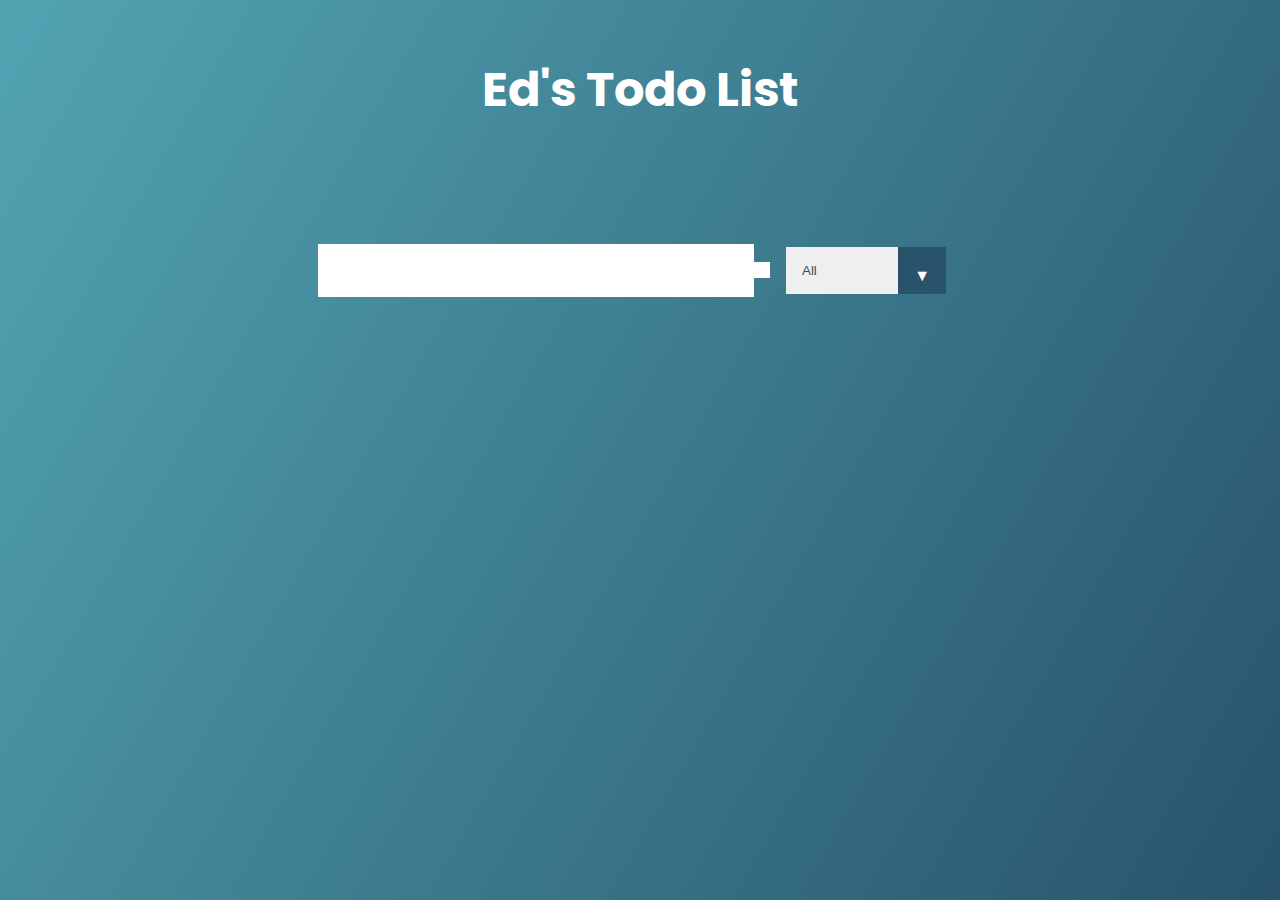
<file: Beginner JavaScript Project/index.html>
<!DOCTYPE html>
<html lang="en" dir="ltr">

<head>
  <meta charset="utf-8">
  <meta name="viewport" content="width=device-width, initial-scale=1">
  <link rel="stylesheet" href="style.css">
  <link rel="stylesheet" href="https://pro.fontawesome.com/releases/v5.10.0/css/all.css" integrity="sha384-AYmEC3Yw5cVb3ZcuHtOA93w35dYTsvhLPVnYs9eStHfGJvOvKxVfELGroGkvsg+p" crossorigin="anonymous" />
  <link href="https://fonts.googleapis.com/css2?family=Poppins:wght@300;400;500;600;700;800;900&display=swap" rel="stylesheet">
  <title>To Do List</title>
</head>

<body>

  <header>
    <h1>Ed's Todo List</h1>
  </header>
  <form>
    <input type="text" class="todo-input">
    <button type="submit" name="button" class="todo-button">
      <i class="fas fa-plus-square"></i>
    </button>
    <div class="select">
      <select class="filter-todo" name="todos">
        <option value="all">All</option>
        <option value="all">Completed</option>
        <option value="all">Uncompleted</option>
      </select>
    </div>
  </form>
  <div class="todo-container">
    <ul class="todo-list"></ul>
  </div>

  <script type="text/javascript" src="app.js">
  </script>
</body>

</html>
</file>
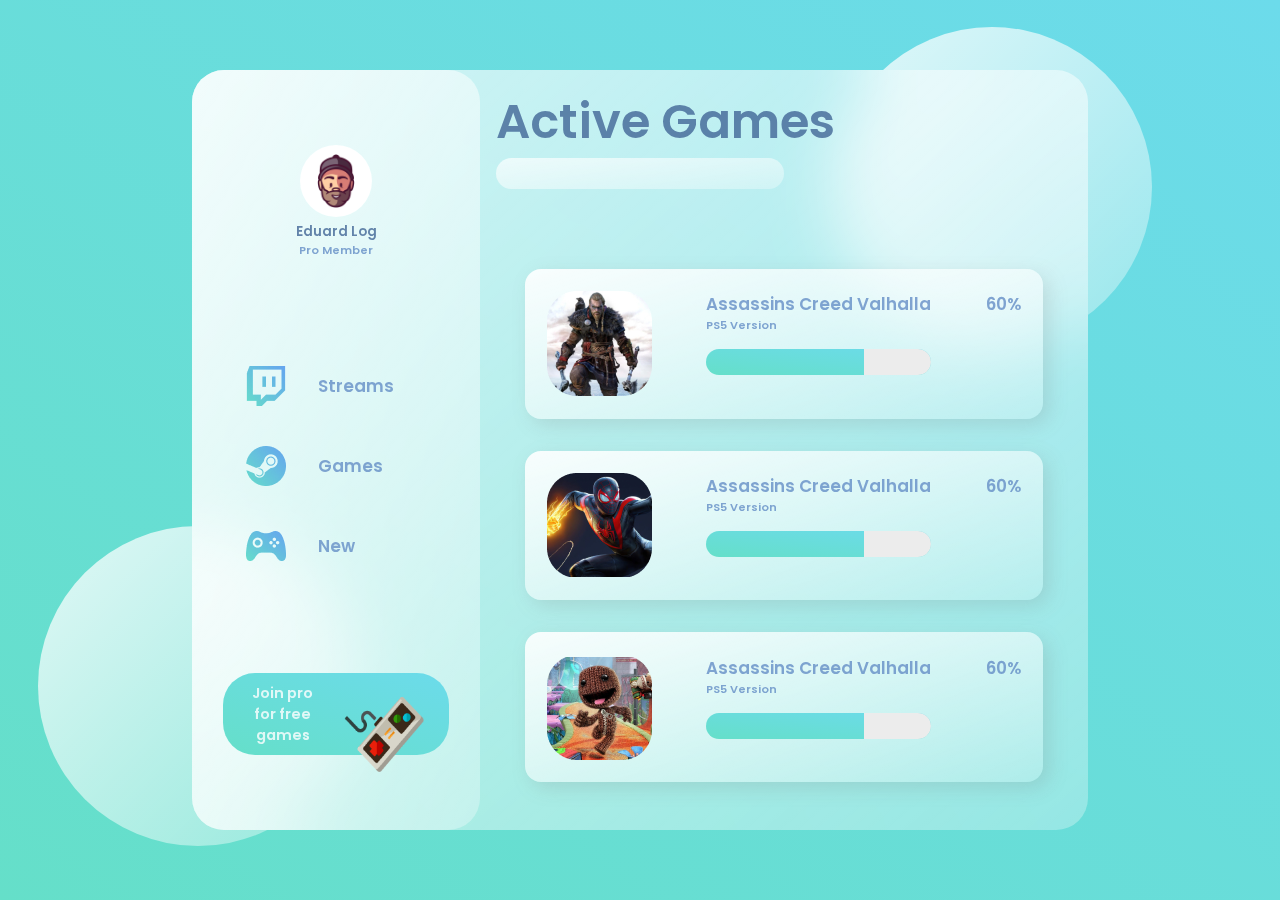
<file: Glass Website/index.html>
<!DOCTYPE html>
<html lang="en" dir="ltr">
  <head>
    <meta charset="utf-8">
    <meta name="viewport" content="width=device-width, initial-scale=1.0" />

    <link rel="preconnect" href="https://fonts.gstatic.com" />

    <link
      href="https://fonts.googleapis.com/css2?family=Poppins:wght@400;500;700&display=swap"
      rel="stylesheet"
    />

    <link rel="stylesheet" href="style.css" />
    <title>Glass Website</title>
  </head>
  <body>
      <main>
        <section class="glass">
          <div class="dashboard">
            <div class="user">
              <img src="./images/avatar.png" alt="Avatar Logo">
              <h3>Eduard Log</h3>
              <p>Pro Member</p>
            </div>
            <div class="links">
              <div class="link">
                <img src="./images/twitch.png" alt="twitch image">
                <h2>Streams</h2>
              </div>

              <div class="link">
                <img src="./images/steam.png" alt="steam image">
                <h2>Games</h2>
              </div>

              <div class="link">
                <img src="./images/upcoming.png" alt="upcoming image">
                <h2>New</h2>
              </div>
            </div>
            <div class="pro">
              <h2>Join pro for free games</h2>
              <img src="./images/controller.png" alt="controller image">
            </div>
          </div>
          <div class="games">
            <div class="status">
              <h1>Active Games</h1>
              <input type="text">
            </div>
            <div class="cards">
              <div class="card">
                <img src="./images/assassins.png" alt="assassin image">
                <div class="card-info">
                  <h2>Assassins Creed Valhalla</h2>
                  <p>PS5 Version</p>
                  <div class="progress"></div>
                </div>
                <h2 class="percentage">60%</h2>
              </div>

              <div class="card">
                <img src="./images/spiderman.png" alt="spiderman image">
                <div class="card-info">
                  <h2>Assassins Creed Valhalla</h2>
                  <p>PS5 Version</p>
                  <div class="progress"></div>
                </div>
                <h2 class="percentage">60%</h2>
              </div>

              <div class="card">
                <img src="./images/sackboy.png" alt="sackboy image">
                <div class="card-info">
                  <h2>Assassins Creed Valhalla</h2>
                  <p>PS5 Version</p>
                  <div class="progress"></div>
                </div>
                <h2 class="percentage">60%</h2>
              </div>
            </div>
          </div>
        </section>
      </main>
      <div class="circle1"></div>
      <div class="circle2"></div>
  </body>
</html>
</file>
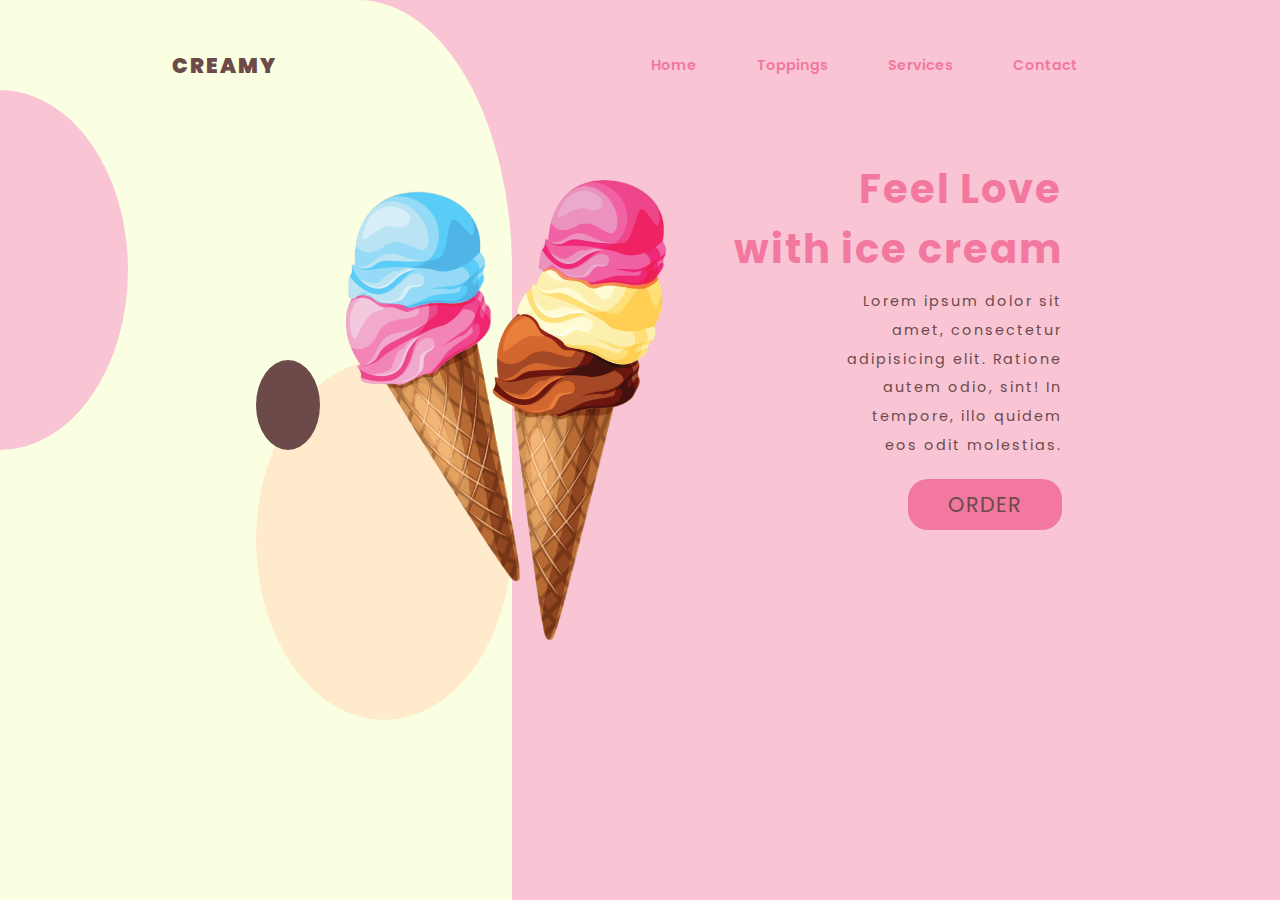
<file: Ice Cream Landing page/index.html>
<!DOCTYPE html>
<html lang="en" dir="ltr">

<head>
  <link rel="stylesheet" href="style.css">

  <link rel="stylesheet" href="https://pro.fontawesome.com/releases/v5.10.0/css/all.css" integrity="sha384-AYmEC3Yw5cVb3ZcuHtOA93w35dYTsvhLPVnYs9eStHfGJvOvKxVfELGroGkvsg+p" crossorigin="anonymous" />
  <link href="https://fonts.googleapis.com/css2?family=Poppins:wght@300;400;500;600;700;800;900&family=Spicy+Rice&display=swap" rel="stylesheet">

  <meta charset="utf-8">
  <title>Ice Cream Landing Page</title>
</head>

<body>
  <div class="rectangle"></div>
  <div class="shape"></div>
  <div class="shape2"></div>
  <div class="shape3"></div>
  <img  class="ice-cream" src="images/ice-cream.png" alt="ice-cream-image">
  <header>
    <div class="logo">Creamy</div>
      <nav>
        <ul class="list">
          <li><a href="#">Home</a></li>
          <li><a href="#">Toppings</a></li>
          <li><a href="#">Services</a></li>
          <li><a href="#">Contact</a></li>
        </ul>
      </nav>
  </header>
  <div class="text-info">
    <h1>Feel Love <br/>with ice cream</h1>
  </div>
  <p>Lorem ipsum dolor sit amet, consectetur adipisicing elit. Ratione autem odio, sint!
    In tempore, illo quidem eos odit molestias.</p>
    <button class="btn">Order</button>
</body>

</html>
</file>
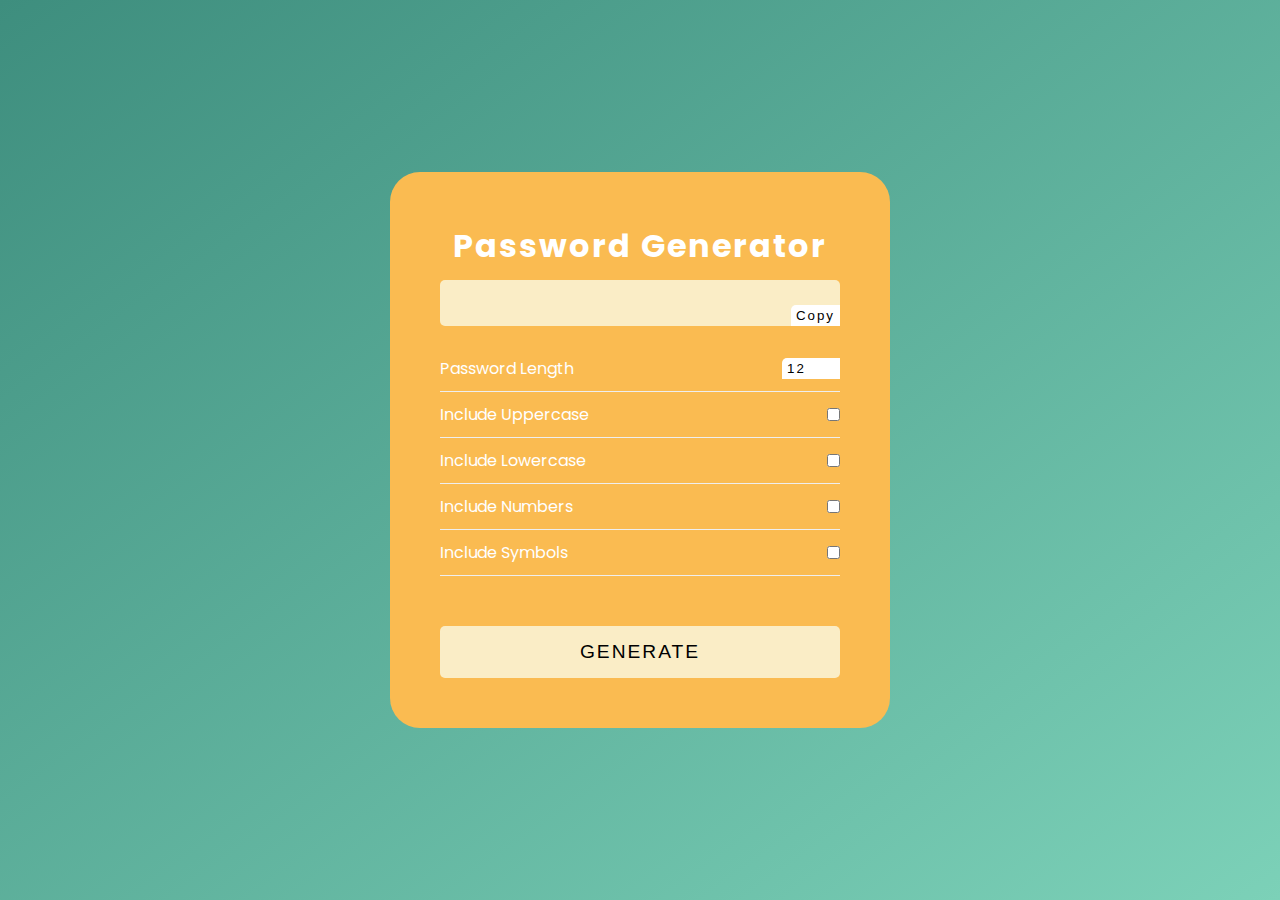
<file: JavaScript Password Generator/index.html>
<!DOCTYPE html>
<html lang="en" dir="ltr">
  <head>
    <meta name="viewport" content="width=device-width, initial-scale=1">
    <link rel="stylesheet" href="./style.css">

    <link href="https://fonts.googleapis.com/css2?family=Poppins:wght@300;400;500;600;700;800;900&display=swap" rel="stylesheet">

    <meta charset="utf-8">
    <title>Password Generator</title>
  </head>
  <body>

      <div class="container">
        <h1>Password Generator</h1>
        <div class="p-header">
          <input type="text" id="password">
          <button class="copy" id="copy">Copy</button>
        </div>
        <div class="p-body">
          <div class="form-control">
            <label for="p-length">Password Length</label>
            <input type="number" name="" id="p-length" value="12" min="8" max="30">
          </div>

          <div class="form-control">
            <label for="p-uppercase">Include Uppercase</label>
            <input type="checkbox" id="p-uppercase">
          </div>

          <div class="form-control">
            <label for="p-lowercase">Include Lowercase</label>
            <input type="checkbox" id="p-lowercase">
          </div>

          <div class="form-control">
            <label for="p-length">Include Numbers</label>
            <input type="checkbox" id="p-number">
          </div>

          <div class="form-control">
            <label for="p-length">Include Symbols</label>
            <input type="checkbox" id="p-symbol">
          </div>
          <button id="submit">Generate</button>
        </div>

      </div>

      <script src="app.js"></script>
  </body>
</html>
</file>
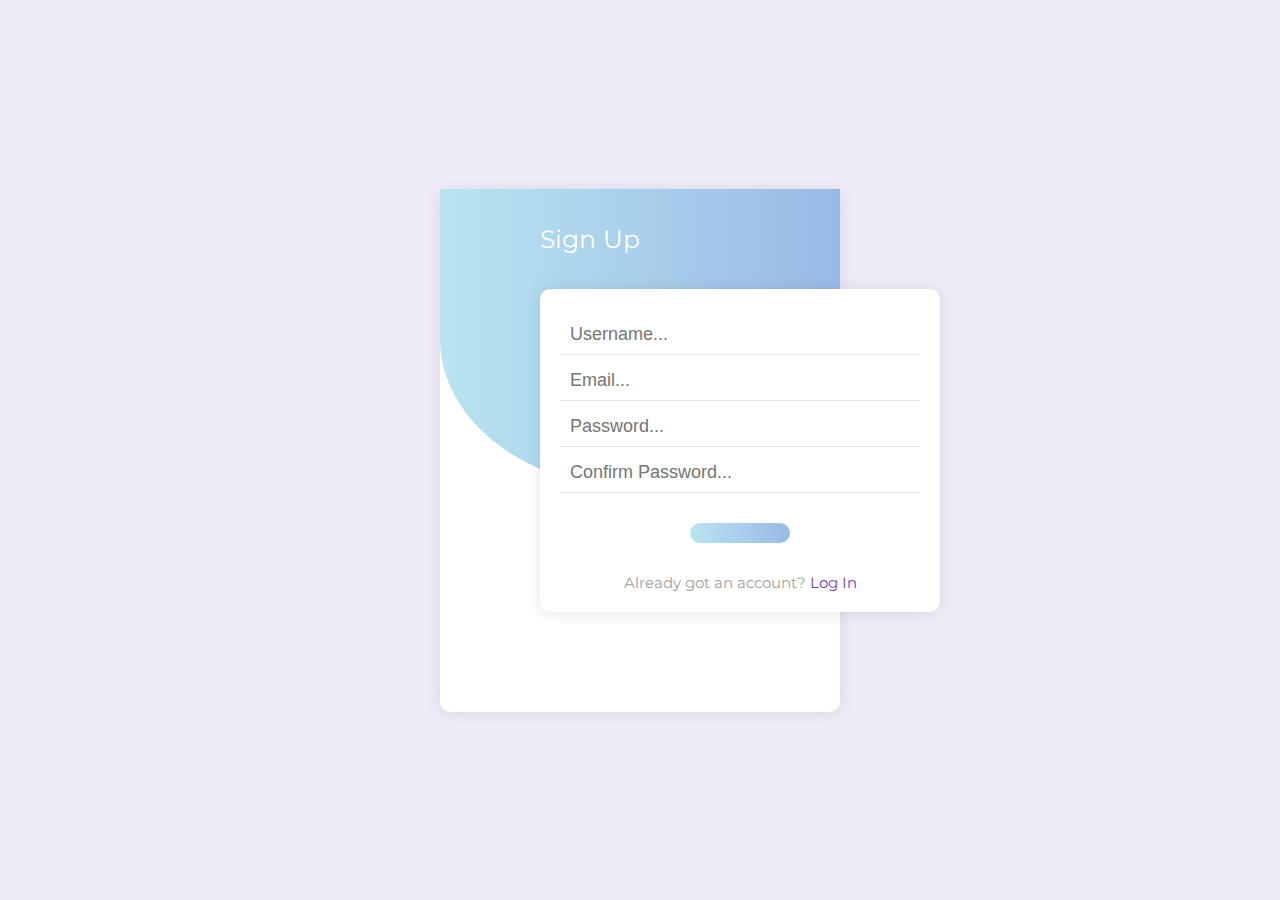
<file: Sign Up/index.html>
<!DOCTYPE html>
<html lang="en" dir="ltr">
  <head>
    <meta charset="utf-8">
    <title>Sign Up</title>

    <link href="https://fonts.googleapis.com/css2?family=Montserrat:wght@600&display=swap" rel="stylesheet">

    <meta name="viewport" content="width=device-width, initial-scale=1">

    <link rel="stylesheet" href="style.css">

    <link rel="stylesheet" href="https://pro.fontawesome.com/releases/v5.10.0/css/all.css" integrity="sha384-AYmEC3Yw5cVb3ZcuHtOA93w35dYTsvhLPVnYs9eStHfGJvOvKxVfELGroGkvsg+p" crossorigin="anonymous"/>

  </head>
  <body>

    <div id="wrapper">
      <div class="form-container">
        <span class="form-heading">Sign Up</span>
          <form action="">
            <div class="input-group">
              <i class="fas fa-user"></i>
              <input type="text" placeholder="Username..." required>
              <span class="bar"></span>
            </div>

            <div class="input-group">
              <i class="fas fa-envelope"></i>
              <input type="email" placeholder="Email..." required>
              <span class="bar"></span>
            </div>

            <div class="input-group">
              <i class="fas fa-lock"></i>
              <input type="password" placeholder="Password..." required>
              <span class="bar"></span>
            </div>

            <div class="input-group">
              <i class="fas fa-lock"></i>
              <input type="password" placeholder="Confirm Password..." required>
              <span class="bar"></span>
            </div>

            <div class="input-group">
              <button>
                <i class="fab fa-telegram-plane"></i>
              </button>
            </div>

            <div class="switch-login">
              <a href="#">Already got an account? <span>Log In</span></a>
            </div>
          </form>
      </div>
    </div>


  </body>
</html>
</file>
<file: Beginner JavaScript Project/style.css>
* {
  margin: 0;
  padding: 0;
  box-sizing: border-box;
}

body {
  background: linear-gradient(120deg, #52A4B3, #28536B);
  color: #fff;
  font-family: 'Poppins', sans-serif;
  min-height: 100vh;
}

header {
  font-size: 1.5rem;
}

header,
form {
  min-height: 20vh;
  display: flex;
  align-items: center;
  justify-content: center;
}

form input,
form button {
  padding: .5rem;
  font-size: 2rem;
  border: none;
  background: #fff;
}

form button {
  color: #28536B;
  background: #fff;
  cursor: pointer;
  transition: all 0.3s ease;
}

form button:hover {
  background: #28536B;
  color: #fff;
}

.todo-container{
  display: flex;
  justify-content: center;
  align-items: center;
}

.todo-list {
  min-width: 30%;
  list-style: none;
}

.todo {
  margin: .5rem;
  background: #fff;
  color: #000;
  font-size: 1.5rem;
  display: flex;
  justify-content: space-between;
  align-items: center;
  transition: all 0.5s ease;
}

.todo li {
  flex: 1;
}

.trash-btn,
.complete-btn {
  background: #28536B;
  color: #fff;
  border: none;
  padding: 1rem;
  cursor: pointer;
  font-size: 1rem;
}

.complete-btn {
  background: #17B978;
}

.todo-item {
  padding: 0rem .5rem;
}

.fa-trash,
.fa-check {
  pointer-events: none;
}

.completed {
  text-transform: line-through;
  opacity: .5;
}

.fall {
  transform: translateY(8rem) rotateZ(20deg);
  opacity: 0;
}

select {
  -webkit-appearance: none;
  -moz-appearance: none;
  appearance: none;
  outline: none;
  border: none;
}

.select {
  margin: 1rem;
  position: relative;
  overflow: hidden;
}

select {
  color: #28536B;
  width: 10rem;
  cursor: pointer;
  padding: 1rem;
}

.select::after {
  content: "\25BC";
  position: absolute;
  background: #28536B;
  top: 0;
  right: 0;
  padding: 1rem;
  pointer-events: none;
  transition: all 0.3s ease;
}

.select:hover::after {
  background: #fff;
  color: #28536B;
}
</file>
<file: Glass Website/style.css>
* {
  margin: 0;
  padding: 0;
  box-sizing: border-box;;
}

body {
  font-size: .7rem;
}

h1 {
  color: #426696;
  font-weight: 600;
  font-size: 3rem;
  opacity: .8;
}
h2,
p {
  color: #658ec6;
  font-weight: 600;
  opacity: .8;
}
h3 {
  color: #426696;
  font-weight: 600;
  opacity: .8;
}
main {
  font-family: 'Poppins', sans-serif;
  min-height: 100vh;
  background: linear-gradient(to right top, #65dfc9, #6cdbeb);
  display: flex;
  align-items: center;
  justify-content: center;
}

.glass {
  background: white;
  min-height: 80vh;
  width: 70%;
  background: linear-gradient(to right bottom,
    rgba(255,255,255,0.7),
    rgba(255,255,255,0.3));
    border-radius: 2rem;
    z-index: 100;
    backdrop-filter: blur(2rem);
    display: flex;
}

.circle1,
.circle2 {
  background: white;
  background: linear-gradient(to right bottom,
    rgba(255,255,255,0.8),
    rgba(255,255,255,0.3));
    height: 20rem;
    width: 20rem;
    position: absolute;
    border-radius: 50%;
}

.circle1 {
  top: 3%;
  right: 10%;
}

.circle2 {
  bottom: 6%;
  left: 3%;
}

.dashboard {
  flex: 1;
  display: flex;
  flex-direction: column;
  align-items: center;
  justify-content: space-evenly;
  text-align: center;
  background: linear-gradient(to right bottom,
    rgba(255,255,255,0.7),
    rgba(255,255,255,0.3));
    border-radius: 2rem;
}

.link {
  margin: 1.5rem 0rem;
  padding: .5rem 3rem;
  display: flex;
  align-items: center;
}

.link h2 {
  padding: 0rem 2rem;
}

.link img {

}

.user img {
  width: 25%;
  border-radius: 50%;
}

.games {
  flex: 2;
}

.pro {
  background: linear-gradient(to right top, #65dfc9, #6cdbeb);
  border-radius: 2rem;
  color: #fff;
  padding: .6rem 1.5rem;
  position: relative;
}

.pro img {
  position: absolute;
  top: 1%;
  right: 10%;
  width: 40%;
}

.pro h2 {
  font-size: .9rem;
  width: 40%;
  color: #fff;
  font-weight: 600;
}

/* GAMES */

.status {
  margin-bottom: 3rem;
}

.status input {
  border: none;
  background: linear-gradient(to right bottom,
    rgba(255,255,255,0.7),
    rgba(255,255,255,0.3));
    width: 50%;
    padding: .5rem;
    border-radius: 2rem;
}

.games {
  display: flex;
  margin: 1rem;
  flex-direction: column;
  justify-content: space-evenly;
}

.card {
  display: flex;
  background: linear-gradient(to left top,
    rgba(255,255,255,.2),
    rgba(255,255,255,.9));
    border-radius: 1rem;
    padding: 1.4rem;
    margin: 2rem auto;
    box-shadow: 6px 6px 20px rgba(122,122,122,.2);
    width: 90%;
    justify-content: space-between;
}

.progress {
  background: linear-gradient(to right top, #65dfc9, #6cdbeb);
  width: 100%;
  height: 25%;
  border-radius: 1rem;
  position: relative;
  overflow: hidden;
  margin: 15px auto;
}

.progress::after{
  content: '';
  width: 100%;
  height: 100%;
  background: rgb(236,236,236);
  position: absolute;
  left: 70%;
}
</file>
<file: Ice Cream Landing page/style.css>
* {
  margin: 0;
  padding: 0;
  box-sizing: border-box;
  font-family: 'Poppins', sans-serif;
  list-style: none;
  background-color: #F9C5D5;
}

header {
  display: flex;
  justify-content: space-around;
  align-items: center;
  font-size: .9rem;
  font-weight: 500;
}

.ice-cream{
  z-index: 100;
  position: absolute;
  width: 25%;
  background-color: transparent;
  left: 27%;
  top: 20%;
}

.logo {
  position: relative;
  top: 50px;
  font-size: 1.3rem;
  text-transform: uppercase;
  color: #6C4A4A;
  background-color: #FBFFE2;
  font-weight: 900;
  letter-spacing: 2px;
  z-index: 3;
}
.shape,
.shape2 {
  position: absolute;
  width: 20%;
  height: 40%;
  background-color: #F9C5D5;
  border-radius: 50%;
  right: 90%;
  top: 10%;
  z-index: 1;
}
.shape2 {
  background-color: #FFEBCC;
  left: 20%;
  top: 40%;
}
.shape3 {
  position: absolute;
  width: 5%;
  height: 10%;
  background-color: #6C4A4A;
  z-index: 100;
  border-radius: 50%;
  top: 40%;
  left: 20%;
}
.rectangle {
  position: absolute;
  width: 40%;
  height: 100vh;
  background-color: #FBFFE2;
  border-radius: 0 30% 0 0;
  left: 0;
  z-index: 1;
}

nav .list {
  position: relative;
  display: flex;
  align-items: center;
}

nav ul li a {
  position: relative;
  top: 50px;
  text-decoration: none;
  padding: 0 30px;
  color: #F2789F;
  font-weight: 600;
}

.text-info h1{
  position: relative;
  float: right;
  text-align: right;
  margin: 10% 17% 0 0;
  letter-spacing: 2px;
  color: #F2789F;
  font-size: 2.5rem;
  z-index: 100;
}
 p {
  position: absolute;
  float: right;
  text-align: right;
  margin-top: 20%;
  right: 17%;
  letter-spacing: 2px;
  color: #6C4A4A;
  font-size: .9rem;
  overflow: hidden;
  width: 17%;
  line-height: 2;
  z-index: 100;
}

.btn {
  position: absolute;
  float: right;
  text-align: right;
  margin-top: 35%;
  right: 17%;
  color: #6C4A4A;
  font-size: .9rem;
  outline: none;
  border: none;
  background-color: #F2789F;
  padding: 10px 40px;
  border-radius: 20px;
  font-size: 1.3rem;
  text-transform: uppercase;
  font-weight: 400;
  letter-spacing: 1px;
  z-index: 100;
}
</file>
<file: JavaScript Password Generator/style.css>
* {
  margin: 0;
  padding: 0;
  box-sizing: border-box;
}

body {
  font-family: 'Poppins', sans-serif;
  font-size: 1rem;
  background: linear-gradient(to right bottom, #3E8E7E, #7CD1B8) no-repeat;
  height: 100vh;
  display: flex;
  justify-content: center;
  align-items: center;
}

.container {
  background-color: #FABB51;
  padding: 50px;
  border-radius: 30px;
  width: 500px;
}

h1 {
  font-size: 2rem;
  color: #fff;
  text-align: center;
  margin-bottom: 10px;
  letter-spacing: 2px;
}

.form-control {
  display: flex;
  justify-content: space-between;
  align-items: center;
  padding: 10px 0;
  color: #fff;
  border-bottom: 1px solid #eee;
}

.form-control label {
  cursor: pointer;
}

.p-header {
  position: relative;
}

.p-header input {
  width: 100%;
  height: 100%;
  background-color: #FAEDC6;
  border: none;
  padding: 14px;
  border-radius: 5px;
  color: #000;
  outline: none;
  margin-bottom: 20px;
  font-size: 1rem;
}

.p-header button,
.form-control input[type=number] {
  padding: 3px 5px;
  background-color: #fff;
  border: none;
  outline: none;
  border-radius: 5px 0 0 0;
  font-weight: 200;
  letter-spacing: 2px;
}

.p-header button {
  position: absolute;
  bottom: 20px;
  right: 0;
  cursor: pointer;
}

#submit {
  width: 100%;
  padding: 15px;
  margin-top: 10px;
  background-color: #FAEDC6;
  font-size: 1.2rem;
  font-weight: 200;
  letter-spacing: 2px;
  outline: none;
  border: none;
  border-radius: 5px;
  color: #000;
  cursor: pointer;
  transition: all .3s;
  text-transform: uppercase;
  margin-top: 50px;
}

#submit:hover {
  background-color: #7CD1B8;
}

#submit:active {
  background-color: #7CD1B8;
}
</file>
<file: Sign Up/style.css>
* {
  margin: 0;
  padding: 0;
  box-sizing: border-box;
}

html {
  font-size: 10px;
  font-family: 'Montserrat', sans-serif;
}

body {
  background-color: rgba(110, 60, 188, 0.1);
}

#wrapper {
  width: 90%;
  height: 100vh;
  margin: 0 auto;
  display: flex;
  justify-content: center;
  align-items: center;
}

.form-container {
  width: 100%;
  max-width: 40rem;
  background-color: #fff;
  position: relative;
  padding: 10rem 0;
  box-shadow: 0 1px 1.5rem rgba(0,0,0,.1);
  border-radius: 1rem;
  z-index: 1;
}

.form-container::before {
  content: '';
  position: absolute;
  top: 0;
  left: 0;
  width: 100%;
  height: 30rem;
  background: linear-gradient(to left, #98BAE7, #B8E4F0);
  border-bottom-right-radius: 100%;
  border-bottom-left-radius: 100%;
  z-index: -1;
}

.form-heading {
  color: #fff;
  font-size: 2.5rem;
  position: absolute;
  top: 3.5rem;
  left: 10rem;
}

form {
  transform: translateX(10rem);
  padding: 2rem 0;
  background-color: #fff;
  border-radius: 1rem;
  box-shadow: 0 1px 1.5rem rgba(0,0,0,.1);
}

.input-group {
  width: 90%;
  margin: 0 auto;
  position: relative;
  display: flex;
  align-items: baseline;
}

.input-group input {
  position: relative;
  width: 100%;
  padding: 1rem 0;
  margin-top: .5rem;
  border: none;
  outline: none;
  font-size: 1.8rem;
  color: #7267CB;
}

.input-group > i {
  font-size: 2rem;
  margin-right: 1rem;
  color: #7267CB;
}

.input-group .bar {
  position: absolute;
  left: 0;
  bottom: 0;
  background-color: rgba(0,0,0,.1);
  width: 100%;
  height: 1px;
}

.input-group .bar::before {
  content: '';
  position: absolute;
  background-color: #7267CB;
  width: 0;
  height: 2px;
  transition: width 650ms;
}

.input-group input:focus + .bar::before {
  width: 100%;
}

.input-group button {
  margin: 3rem auto;
  padding: 1rem 5rem;
  background: linear-gradient(to left, #98BAE7, #B8E4F0);
  border: none;
  color: #fff;
  font-size: 2.5rem;
  cursor: pointer;
  border-radius: 3rem;
}

.input-group button:focus,
.input-group button:hover {
  background: linear-gradient(to right, #98BAE7, #B8E4F0);
}

.switch-login {
  text-align: center;
}

.switch-login a{
  text-decoration: none;
  color: #a1a1a1;
  font-size: 1.5rem;
}

.switch-login span {
  color: #6E3CBC;
}

.switch-login a span:hover {
  padding-bottom: 2px;
  border-bottom: 2px solid #6E3CBC;
}

@media screen and (max-width: 700px) {
  .form-container::before {
    height: 10rem;
  }

  .form-heading {
    left: 50%;
    transform: translateX(-50%);
  }
  form {
    border-radius: initial;
    transform: initial;
    box-shadow: none;
  }
}
</file>
